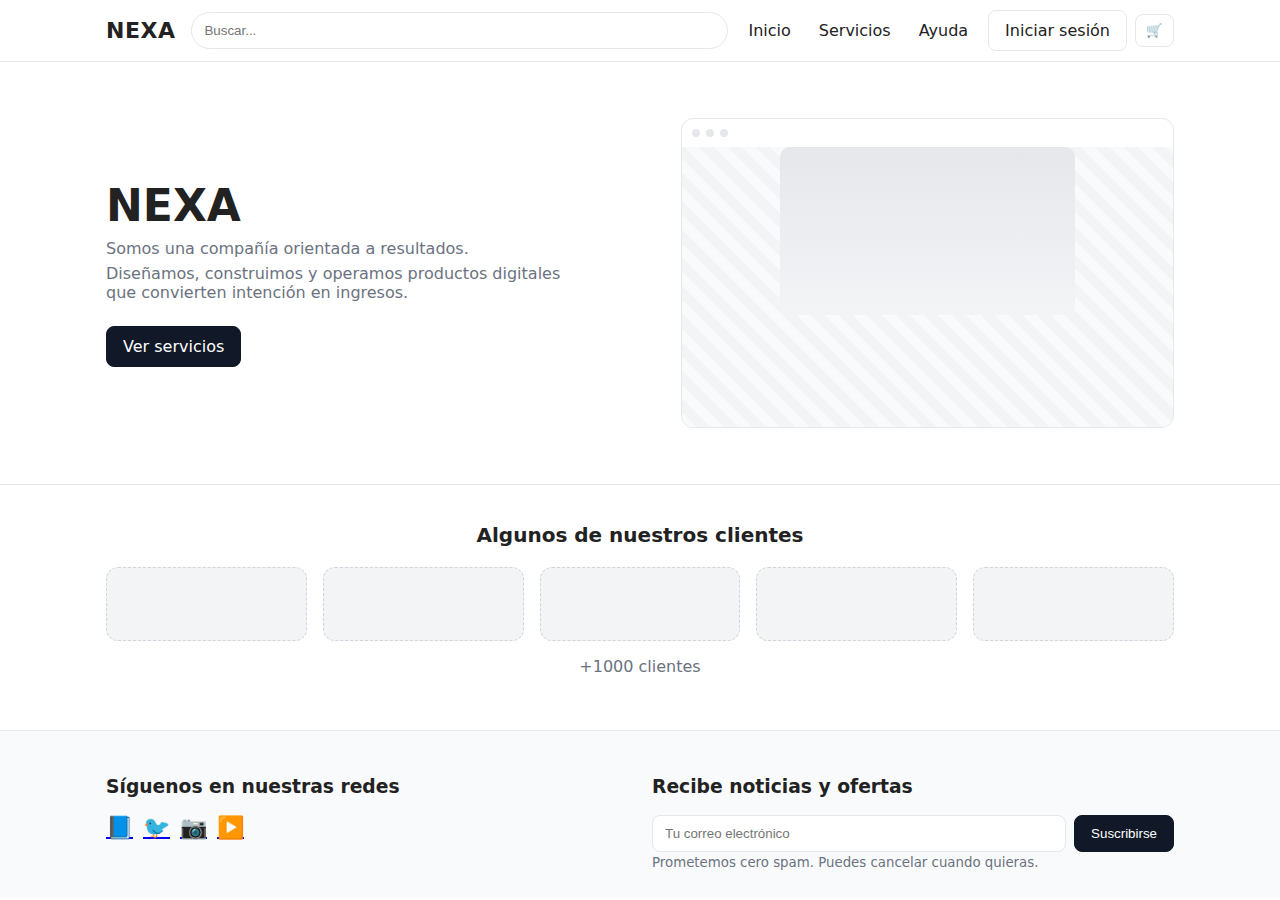
<file: index.html>
<!doctype html>
<html lang="es">
  <head>
    <meta charset="utf-8">
    <meta name="viewport" content="width=device-width, initial-scale=1">
    <title>NEXA • INDEX</title>
      <link rel="stylesheet" href="Assets/Css/styles.css">
  </head>
  <body>
    <header class="topbar">
      <div class="wrap">
        <a class="logo" href="index.html">NEXA</a>
        <form class="search" role="search"><input type="search" placeholder="Buscar..." aria-label="Buscar"></form>
        <button id="burger" class="burger" aria-label="Abrir menú" aria-controls="nav" aria-expanded="false">☰</button>
        <nav id="nav" class="nav">
          <a href="index.html">Inicio</a>
          <a href="servicios.html">Servicios</a>
          <a href="login.html">Ayuda</a>
        </nav>
        <div class="actions"><a class="btn btn-light" href="login.html">Iniciar sesión</a><button class="btn btn-icon" aria-label="Carrito">🛒</button></div>
      </div>
    </header>

    <main>
      <section class="hero wrap">
        <div class="hero-text">
          <h1>NEXA</h1>
          <p>Somos una compañía orientada a resultados.</p>
          <p>Diseñamos, construimos y operamos productos digitales<br> que convierten intención en ingresos.</p>
          <a class="btn" href="servicios.html">Ver servicios</a>
        </div>
        <div class="hero-mock">
          <div class="window"><div class="dots"><span></span><span></span><span></span></div><div class="placeholder"></div></div>
        </div>
      </section>

      <section class="clients">
        <div class="wrap">
          <h2>Algunos de nuestros clientes</h2>
          <div class="logos"><div class="logo-card"></div><div class="logo-card"></div><div class="logo-card"></div><div class="logo-card"></div><div class="logo-card"></div></div>
          <p class="more">+1000 clientes</p>
        </div>
      </section>
    </main>

    <footer class="footer">
      <div class="wrap footer-grid">
        <div>
          <h3>Síguenos en nuestras redes</h3>
          <div class="social"><a href="#">📘</a><a href="#">🐦</a><a href="#">📷</a><a href="#">▶️</a></div>
        </div>
        <form id="newsForm" class="newsletter">
          <h3>Recibe noticias y ofertas</h3>
          <div class="row"><input id="email" type="email" placeholder="Tu correo electrónico"><button class="btn" type="submit">Suscribirse</button></div>
          <small class="hint">Prometemos cero spam. Puedes cancelar cuando quieras.</small>
        </form>
      </div>
    </footer>
  <script src="Assets/Js/script.js" defer></script>
  </body>
</html>
</file>
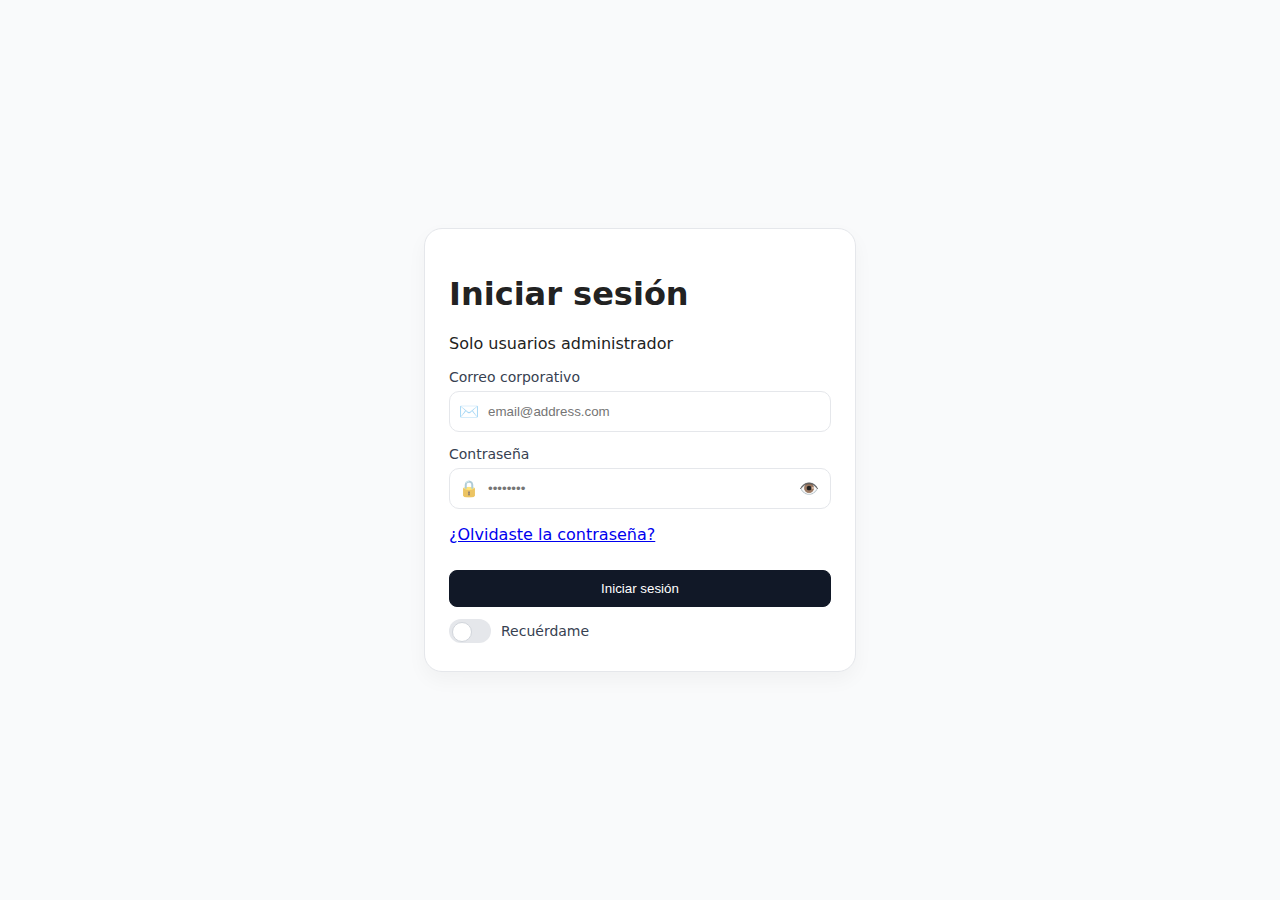
<file: login.html>
<!doctype html>
<html lang="es">
  <head>
    <meta charset="utf-8">
    <meta name="viewport" content="width=device-width, initial-scale=1">
    <title>NEXA • Iniciar sesión</title>
    <link rel="stylesheet" href="Assets/Css/styles.css">
  </head>
  <body class="auth">
    <main class="auth-center">
      <form id="loginForm" class="auth-card" aria-labelledby="authTitle">
        <h1 id="authTitle">Iniciar sesión</h1>
        <p class="muted">Solo usuarios administrador</p>

        <div class="field">
          <label for="loginEmail">Correo corporativo</label>
          <div class="input-wrap"><span class="leading" aria-hidden="true">✉️</span><input id="loginEmail" type="email" class="text-input" placeholder="email@address.com" required></div>
        </div>

        <div class="field">
          <label for="loginPass">Contraseña</label>
          <div class="input-wrap"><span class="leading" aria-hidden="true">🔒</span><input id="loginPass" type="password" class="text-input" placeholder="••••••••" required><button class="trailing" type="button" id="togglePass" aria-label="Mostrar u ocultar contraseña">👁️</button></div>
        </div>

        <p class="small"><a href="#" class="link">¿Olvidaste la contraseña?</a></p>

        <button type="submit" class="btn wide">Iniciar sesión</button>

        <label class="switch"><input id="remember" type="checkbox"><span class="slider" aria-hidden="true"></span><span class="switch-label">Recuérdame</span></label>
      </form>
    </main>

   <script src="Assets/Js/script.js" defer></script>
  </body>
</html>
</file>
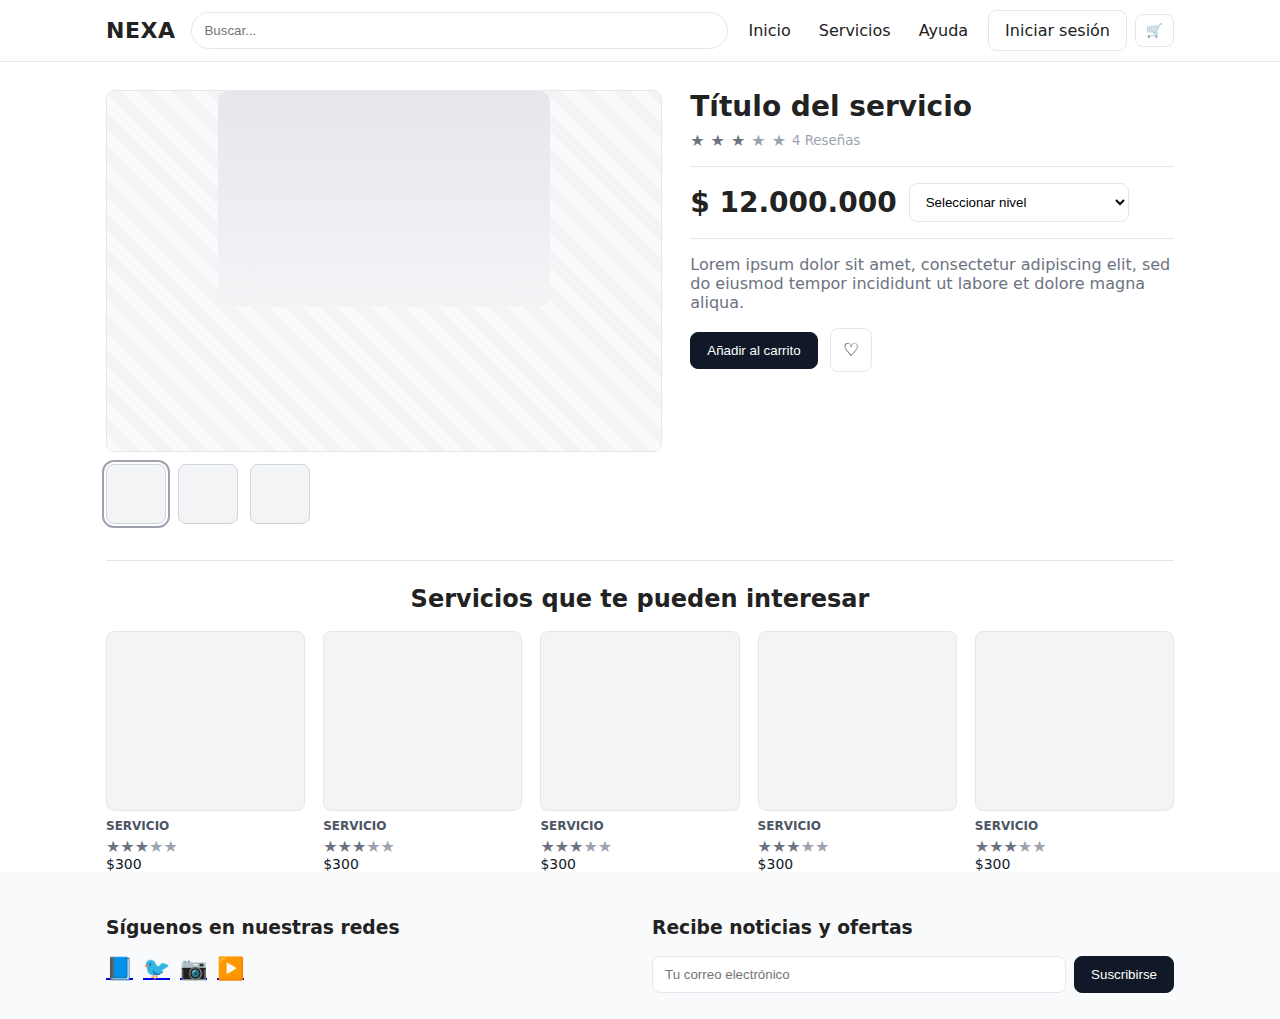
<file: producto.html>
<!doctype html>
<html lang="es">
  <head>
    <meta charset="utf-8">
    <meta name="viewport" content="width=device-width, initial-scale=1">
    <title>NEXA • Detalle de servicio</title>
 <link rel="stylesheet" href="Assets/Css/styles.css">
  </head>
  <body>
    <header class="topbar">
      <div class="wrap">
        <a class="logo" href="index.html">NEXA</a>
        <form class="search" role="search"><input type="search" placeholder="Buscar..." aria-label="Buscar"></form>
        <button id="burger" class="burger" aria-label="Abrir menú" aria-controls="nav" aria-expanded="false">☰</button>
        <nav id="nav" class="nav">
          <a href="index.html">Inicio</a><a href="servicios.html">Servicios</a><a href="login.html">Ayuda</a>
        </nav>
        <div class="actions"><a class="btn btn-light" href="login.html">Iniciar sesión</a><button class="btn btn-icon" aria-label="Carrito">🛒</button></div>
      </div>
    </header>

    <main class="wrap">
      <section class="product">
        <div class="product-gallery">
          <div class="product-main"><div class="placeholder big"></div></div>
          <div class="thumbs"><button class="thumb active"></button><button class="thumb"></button><button class="thumb"></button></div>
        </div>
        <div class="product-info">
          <h1>Título del servicio</h1>
          <div class="rating"><span class="star on">★</span><span class="star on">★</span><span class="star on">★</span><span class="star">★</span><span class="star">★</span><small>4 Reseñas</small></div>
          <hr class="line">
          <div class="price-row"><div class="price">$ 12.000.000</div><select class="select"><option selected>Seleccionar nivel</option><option>Básico</option><option>Pro</option><option>Enterprise</option></select></div>
          <hr class="line">
          <p class="desc">Lorem ipsum dolor sit amet, consectetur adipiscing elit, sed do eiusmod tempor incididunt ut labore et dolore magna aliqua.</p>
          <div class="cta-row"><button id="addCart" class="btn">Añadir al carrito</button><button id="favBtn" class="icon-btn" aria-pressed="false">♡</button></div>
        </div>
      </section>

      <hr class="divider">

      <section class="suggested">
        <h2 class="section-title">Servicios que te pueden interesar</h2>
        <div class="cards">
          <article class="service-card"><div class="img"></div><h3 class="name">SERVICIO</h3><div class="mini-rating"><span class="star on">★</span><span class="star on">★</span><span class="star on">★</span><span class="star">★</span><span class="star">★</span></div><div class="cost">$300</div></article>
          <article class="service-card"><div class="img"></div><h3 class="name">SERVICIO</h3><div class="mini-rating"><span class="star on">★</span><span class="star on">★</span><span class="star on">★</span><span class="star">★</span><span class="star">★</span></div><div class="cost">$300</div></article>
          <article class="service-card"><div class="img"></div><h3 class="name">SERVICIO</h3><div class="mini-rating"><span class="star on">★</span><span class="star on">★</span><span class="star on">★</span><span class="star">★</span><span class="star">★</span></div><div class="cost">$300</div></article>
          <article class="service-card"><div class="img"></div><h3 class="name">SERVICIO</h3><div class="mini-rating"><span class="star on">★</span><span class="star on">★</span><span class="star on">★</span><span class="star">★</span><span class="star">★</span></div><div class="cost">$300</div></article>
          <article class="service-card"><div class="img"></div><h3 class="name">SERVICIO</h3><div class="mini-rating"><span class="star on">★</span><span class="star on">★</span><span class="star on">★</span><span class="star">★</span><span class="star">★</span></div><div class="cost">$300</div></article>
        </div>
      </section>
    </main>

    <footer class="footer">
      <div class="wrap footer-grid">
        <div>
          <h3>Síguenos en nuestras redes</h3>
          <div class="social"><a href="#">📘</a><a href="#">🐦</a><a href="#">📷</a><a href="#">▶️</a></div>
        </div>
        <form id="newsForm" class="newsletter"><h3>Recibe noticias y ofertas</h3><div class="row"><input id="email" type="email" placeholder="Tu correo electrónico"><button class="btn" type="submit">Suscribirse</button></div></form>
      </div>
    </footer>

       <script src="Assets/Js/script.js" defer></script>
  </body>
</html>
</file>
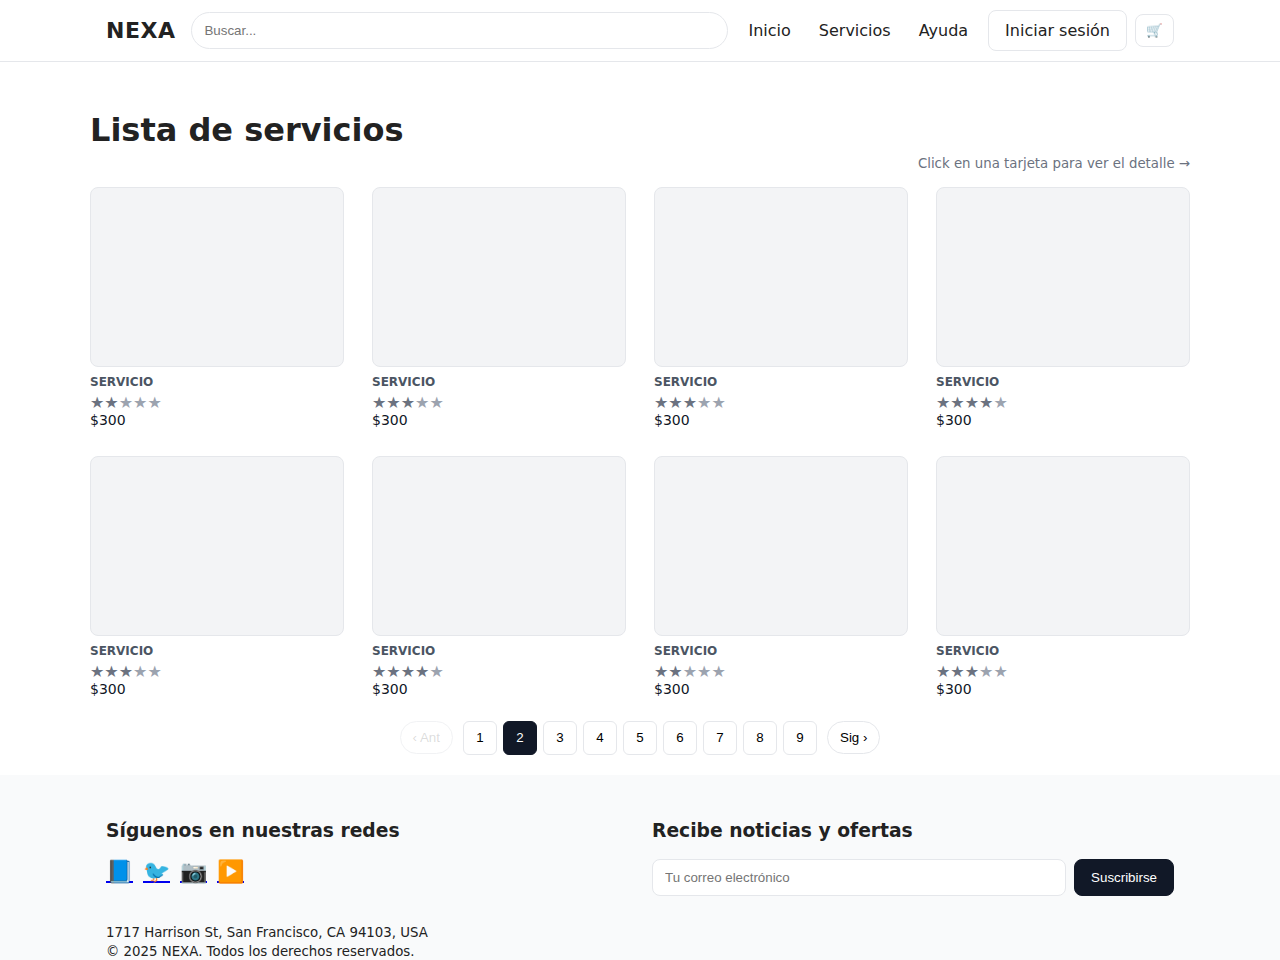
<file: servicios.html>
<!doctype html>
<html lang="es">
  <head>
    <meta charset="utf-8">
    <meta name="viewport" content="width=device-width, initial-scale=1">
    <title>NEXA • Lista de servicios</title>
    <link rel="stylesheet" href="Assets/Css/styles.css">
  </head>
  <body>
    <header class="topbar">
      <div class="wrap">
        <a class="logo" href="index.html">NEXA</a>
        <form class="search" role="search"><input type="search" placeholder="Buscar..." aria-label="Buscar"></form>
        <button id="burger" class="burger" aria-label="Abrir menú" aria-controls="nav" aria-expanded="false">☰</button>
        <nav id="nav" class="nav"><a href="index.html">Inicio</a><a href="servicios.html" aria-current="page">Servicios</a><a href="login.html">Ayuda</a></nav>
        <div class="actions"><a class="btn btn-light" href="login.html">Iniciar sesión</a><button class="btn btn-icon">🛒</button></div>
      </div>
    </header>

    <main class="wrap listing">
      <div class="listing-head"><h1>Lista de servicios</h1><small class="hint-right">Click en una tarjeta para ver el detalle →</small></div>
      <div class="cards listing-cards">
        <a class="service-card" href="producto.html"><div class="img"></div><h3 class="name">SERVICIO</h3><div class="mini-rating"><span class="star on">★</span><span class="star on">★</span><span class="star">★</span><span class="star">★</span><span class="star">★</span></div><div class="cost">$300</div></a>
        <a class="service-card" href="producto.html"><div class="img"></div><h3 class="name">SERVICIO</h3><div class="mini-rating"><span class="star on">★</span><span class="star on">★</span><span class="star on">★</span><span class="star">★</span><span class="star">★</span></div><div class="cost">$300</div></a>
        <a class="service-card" href="producto.html"><div class="img"></div><h3 class="name">SERVICIO</h3><div class="mini-rating"><span class="star on">★</span><span class="star on">★</span><span class="star on">★</span><span class="star">★</span><span class="star">★</span></div><div class="cost">$300</div></a>
        <a class="service-card" href="producto.html"><div class="img"></div><h3 class="name">SERVICIO</h3><div class="mini-rating"><span class="star on">★</span><span class="star on">★</span><span class="star on">★</span><span class="star on">★</span><span class="star">★</span></div><div class="cost">$300</div></a>
        <a class="service-card" href="producto.html"><div class="img"></div><h3 class="name">SERVICIO</h3><div class="mini-rating"><span class="star on">★</span><span class="star on">★</span><span class="star on">★</span><span class="star">★</span><span class="star">★</span></div><div class="cost">$300</div></a>
        <a class="service-card" href="producto.html"><div class="img"></div><h3 class="name">SERVICIO</h3><div class="mini-rating"><span class="star on">★</span><span class="star on">★</span><span class="star on">★</span><span class="star on">★</span><span class="star">★</span></div><div class="cost">$300</div></a>
        <a class="service-card" href="producto.html"><div class="img"></div><h3 class="name">SERVICIO</h3><div class="mini-rating"><span class="star on">★</span><span class="star on">★</span><span class="star">★</span><span class="star">★</span><span class="star">★</span></div><div class="cost">$300</div></a>
        <a class="service-card" href="producto.html"><div class="img"></div><h3 class="name">SERVICIO</h3><div class="mini-rating"><span class="star on">★</span><span class="star on">★</span><span class="star on">★</span><span class="star">★</span><span class="star">★</span></div><div class="cost">$300</div></a>
      </div>

      <nav class="pagination" aria-label="Paginación">
        <button class="pg-btn prev" disabled>‹ Ant</button>
        <div class="pages"><button class="page" data-page="1">1</button><button class="page is-active" data-page="2">2</button><button class="page" data-page="3">3</button><button class="page" data-page="4">4</button><button class="page" data-page="5">5</button><button class="page" data-page="6">6</button><button class="page" data-page="7">7</button><button class="page" data-page="8">8</button><button class="page" data-page="9">9</button></div>
        <button class="pg-btn next">Sig ›</button>
      </nav>
    </main>

    <footer class="footer">
      <div class="wrap footer-grid">
        <div><h3>Síguenos en nuestras redes</h3><div class="social"><a href="#">📘</a><a href="#">🐦</a><a href="#">📷</a><a href="#">▶️</a></div></div>
        <form id="newsForm" class="newsletter"><h3>Recibe noticias y ofertas</h3><div class="row"><input id="email" type="email" placeholder="Tu correo electrónico"><button class="btn" type="submit">Suscribirse</button></div></form>
      </div>
      <div class="legal wrap"><small>1717 Harrison St, San Francisco, CA 94103, USA</small><br><small>© 2025 NEXA. Todos los derechos reservados.</small></div>
    </footer>

     <script src="Assets/Js/script.js" defer></script>
  </body>
</html>
</file>
<file: Assets/Css/styles.css>
/* === Estilos compartidos === */
*{box-sizing:border-box}
:root{--bg:#fff;--ink:#222;--muted:#6b7280;--line:#e5e7eb;--brand:#111827;--brand-ink:#fff;--card:#f3f4f6;--max:1100px;font-family:system-ui,-apple-system,Segoe UI,Roboto,Arial,sans-serif}
body{margin:0;background:var(--bg);color:var(--ink)}
.wrap{max-width:var(--max);margin:0 auto;padding:0 16px}

/* Topbar */
.topbar{border-bottom:1px solid var(--line);position:sticky;top:0;background:#fff;z-index:10}
.topbar .wrap{display:flex;align-items:center;gap:16px;padding:10px 16px}
.logo{font-weight:800;letter-spacing:.5px;text-decoration:none;color:var(--ink);font-size:22px}
.search{flex:1 1 280px}
.search input{width:100%;padding:10px 12px;border:1px solid var(--line);border-radius:24px;outline:none}
.nav{display:flex;gap:20px}
.nav a{text-decoration:none;color:var(--ink);padding:8px 4px}
.actions{display:flex;align-items:center;gap:8px;margin-left:auto}
.btn{background:var(--brand);color:var(--brand-ink);border:1px solid var(--brand);padding:10px 16px;border-radius:8px;cursor:pointer;text-decoration:none;display:inline-block}
.btn-light{background:#fff;color:var(--ink);border:1px solid var(--line)}
.btn-icon{background:#fff;border:1px solid var(--line);padding:8px 10px;border-radius:8px}
.burger{display:none;background:#fff;border:1px solid var(--line);border-radius:8px;padding:8px 10px;cursor:pointer}

/* Hero */
.hero{display:grid;grid-template-columns:1.1fr 1fr;gap:32px;padding:56px 16px;align-items:center}
.hero h1{font-size:44px;margin:0 0 8px}
.hero p{color:var(--muted);margin:6px 0}
.hero .btn{margin-top:18px}
.hero-mock .window{border:1px solid var(--line);border-radius:12px;overflow:hidden;background:#fff}
.dots{display:flex;gap:6px;padding:10px}
.dots span{width:8px;height:8px;background:#e5e7eb;border-radius:50%;display:inline-block}
.placeholder{height:280px;background:repeating-linear-gradient(45deg,#f9fafb,#f9fafb 10px,#f3f4f6 10px,#f3f4f6 20px)}
.placeholder::after{content:"";width:60%;height:60%;background:linear-gradient(#e5e7eb,#f3f4f6);border-radius:10px;display:block;margin:auto}

/* Clientes */
.clients{border-top:1px solid var(--line);border-bottom:1px solid var(--line);background:#fff}
.clients .wrap{padding:38px 16px}
.clients h2{text-align:center;margin:0 0 20px;font-size:20px}
.logos{display:grid;grid-template-columns:repeat(5,1fr);gap:16px}
.logo-card{height:74px;background:var(--card);border:1px dashed #d1d5db;border-radius:12px}
.more{text-align:center;color:var(--muted);margin-top:16px}

/* Footer */
.footer{background:#f9fafb}
.footer-grid{display:grid;grid-template-columns:1fr 1fr;gap:24px;padding:26px 16px}
.social{display:flex;gap:10px;font-size:22px}
.newsletter .row{display:flex;gap:8px}
.newsletter input{flex:1;padding:10px 12px;border:1px solid var(--line);border-radius:8px}
.hint{color:var(--muted)}

/* Productos  */
.product{display:grid;grid-template-columns:1.15fr 1fr;gap:28px;padding:28px 0 12px}
.product-gallery .product-main{border:1px solid var(--line);border-radius:8px;overflow:hidden}
.placeholder.big{height:360px;background:repeating-linear-gradient(45deg,#f9fafb,#f9fafb 12px,#f3f4f6 12px,#f3f4f6 24px)}
.thumbs{display:flex;gap:12px;margin-top:12px}
.thumb{width:60px;height:60px;border:1px solid #d1d5db;border-radius:8px;background:#f3f4f6;cursor:pointer}
.thumb.active{outline:2px solid #9ca3af;outline-offset:2px}
.product-info h1{margin:0 0 8px;font-size:28px}
.rating{display:flex;align-items:center;gap:6px;color:#9ca3af}
.rating .star.on{color:#6b7280}
.line{border:none;border-top:1px solid var(--line);margin:16px 0}
.price-row{display:flex;gap:12px;align-items:center}
.price{font-size:28px;font-weight:600}
.select{padding:10px 12px;border:1px solid var(--line);border-radius:8px;min-width:220px;background:#fff}
.desc{color:var(--muted)}
.cta-row{display:flex;align-items:center;gap:12px}
.icon-btn{background:#fff;border:1px solid var(--line);border-radius:8px;padding:10px 12px;cursor:pointer;font-size:18px}
.icon-btn.active{background:#fff0f0}
.divider{border:none;border-top:1px solid var(--line);margin:24px 0}
.suggested .section-title{text-align:center;font-size:24px;margin:0 0 18px}
.cards{display:grid;grid-template-columns:repeat(5,1fr);gap:18px}
.service-card .img{height:160px;border:1px solid var(--line);border-radius:8px;background:#f3f4f6}
.service-card .name{font-size:12px;margin:8px 0 4px;font-weight:600;color:#4b5563}
.mini-rating .star{color:#9ca3af}
.mini-rating .star.on{color:#6b7280}
.service-card .cost{font-size:14px;color:#111827}

/* Servicios */
.listing{padding:28px 0 12px}
.listing-head{display:flex;align-items:flex-end;justify-content:space-between;margin-bottom:16px}
.hint-right{color:var(--muted)}
.listing-cards{display:grid;grid-template-columns:repeat(4,1fr);gap:28px}
.service-card{display:block;text-decoration:none;color:inherit}
.service-card .img{height:180px;border:1px solid var(--line);border-radius:8px;background:#f3f4f6}
.pagination{display:flex;align-items:center;justify-content:center;gap:10px;padding:24px 0 8px}
.pg-btn{background:#fff;border:1px solid var(--line);padding:8px 12px;border-radius:999px;cursor:pointer}
.pg-btn[disabled]{opacity:.5;cursor:not-allowed}
.pages{display:flex;gap:6px;flex-wrap:wrap}
.page{min-width:34px;height:34px;padding:6px 10px;border:1px solid var(--line);border-radius:6px;background:#fff;cursor:pointer}
.page.is-active{background:#111827;color:#fff;border-color:#111827}

/* Log -in */
.auth{background:#f9fafb;min-height:100vh;display:grid;place-items:center}
.auth-center{width:100%;max-width:480px;padding:24px}
.auth-card{background:#fff;border:1px solid var(--line);border-radius:18px;padding:24px;box-shadow:0 8px 20px rgba(0,0,0,.04)}
.field{margin-top:14px}
.field label{display:block;font-size:14px;margin-bottom:6px;color:#374151}
.input-wrap{position:relative}
.text-input{width:100%;padding:12px;border:1px solid var(--line);border-radius:10px}
.input-wrap .leading{position:absolute;left:10px;top:50%;transform:translateY(-50%);opacity:.65}
.input-wrap .trailing{position:absolute;right:6px;top:50%;transform:translateY(-50%);background:transparent;border:0;cursor:pointer;font-size:16px}
.text-input{padding-left:38px;padding-right:36px}
.btn.wide{width:100%;margin-top:10px}
.switch{display:inline-flex;align-items:center;gap:10px;margin-top:12px}
.switch input{display:none}
.switch .slider{width:42px;height:24px;border-radius:999px;background:#e5e7eb;position:relative;display:inline-block}
.switch .slider::after{content:"";width:18px;height:18px;background:#fff;border:1px solid #d1d5db;border-radius:999px;position:absolute;top:3px;left:3px;transition:all .2s}
.switch input:checked + .slider{background:#111827}
.switch input:checked + .slider::after{left:21px}
.switch .switch-label{font-size:14px;color:#374151}
</file>
